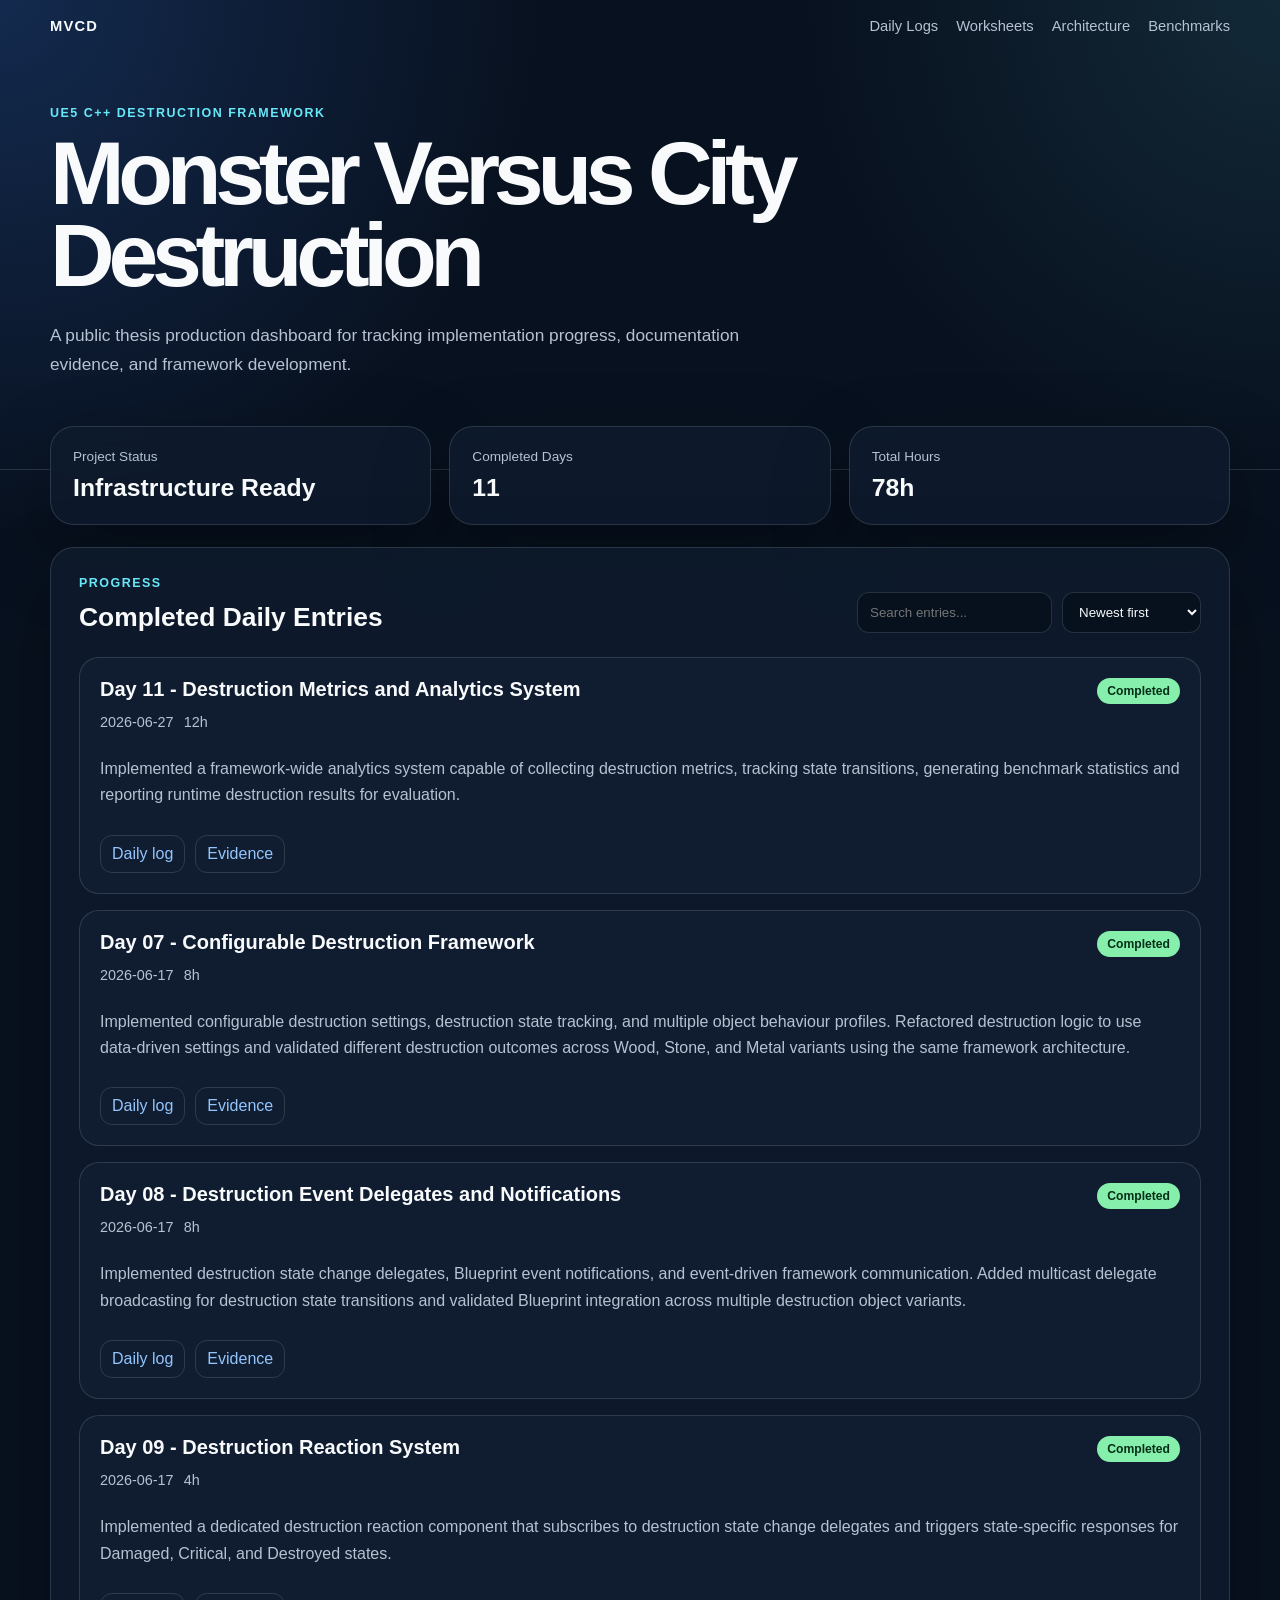
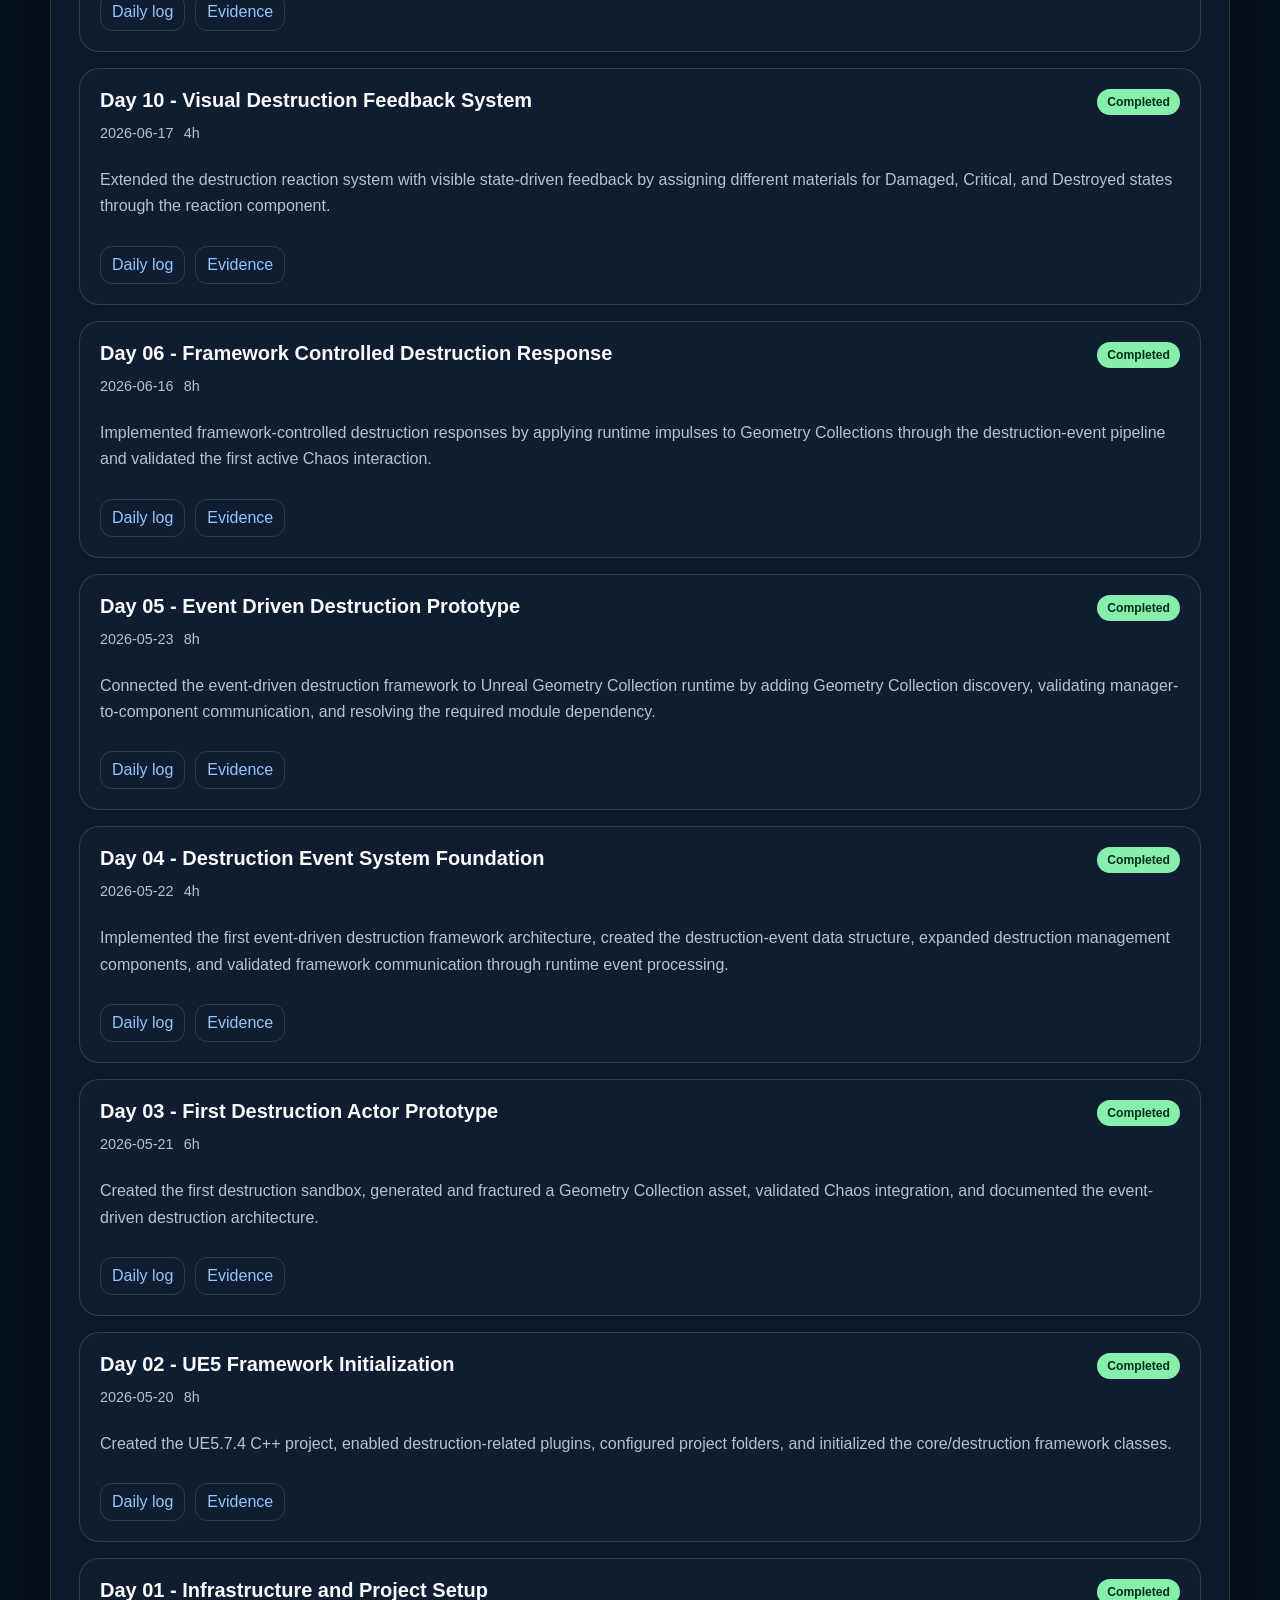
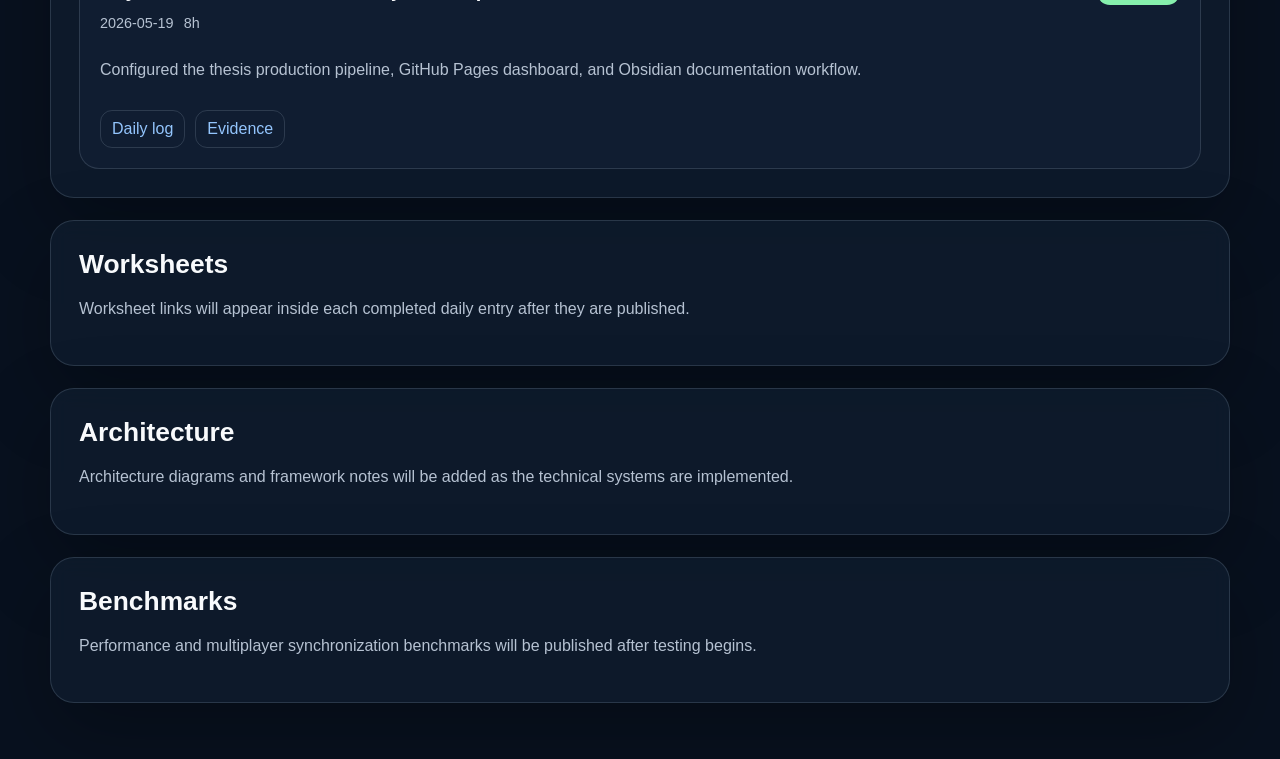
<file: docs/index.html>
<!DOCTYPE html>
<html lang="en">
<head>
  <meta charset="UTF-8" />
  <meta name="viewport" content="width=device-width, initial-scale=1.0" />
  <title>MVCD Thesis Dashboard</title>
  <link rel="stylesheet" href="style.css" />
</head>
<body>
  <header class="hero">
    <nav class="topbar">
      <span class="brand">MVCD</span>
      <a href="#logs">Daily Logs</a>
      <a href="#worksheets">Worksheets</a>
      <a href="#architecture">Architecture</a>
      <a href="#benchmarks">Benchmarks</a>
    </nav>

    <section class="hero-content">
      <p class="eyebrow">UE5 C++ Destruction Framework</p>
      <h1>Monster Versus City Destruction</h1>
      <p class="subtitle">A public thesis production dashboard for tracking implementation progress, documentation evidence, and framework development.</p>
    </section>
  </header>

  <main class="container">
    <section class="stats-grid">
      <article class="stat-card">
        <span class="stat-label">Project Status</span>
        <strong id="projectStatus">Loading...</strong>
      </article>
      <article class="stat-card">
        <span class="stat-label">Completed Days</span>
        <strong id="completedCount">0</strong>
      </article>
      <article class="stat-card">
        <span class="stat-label">Total Hours</span>
        <strong id="totalHours">0h</strong>
      </article>
    </section>

    <section id="logs" class="panel">
      <div class="section-head">
        <div>
          <p class="eyebrow">Progress</p>
          <h2>Completed Daily Entries</h2>
        </div>
        <div class="controls">
          <input id="searchInput" type="search" placeholder="Search entries..." />
          <select id="sortSelect">
            <option value="newest">Newest first</option>
            <option value="oldest">Oldest first</option>
            <option value="dayAsc">Day number ↑</option>
            <option value="dayDesc">Day number ↓</option>
            <option value="hoursDesc">Hours worked ↓</option>
          </select>
        </div>
      </div>

      <div id="dailyLogs" class="log-grid"></div>
    </section>

    <section id="worksheets" class="panel compact">
      <h2>Worksheets</h2>
      <p>Worksheet links will appear inside each completed daily entry after they are published.</p>
    </section>

    <section id="architecture" class="panel compact">
      <h2>Architecture</h2>
      <p>Architecture diagrams and framework notes will be added as the technical systems are implemented.</p>
    </section>

    <section id="benchmarks" class="panel compact">
      <h2>Benchmarks</h2>
      <p>Performance and multiplayer synchronization benchmarks will be published after testing begins.</p>
    </section>
  </main>

  <script src="main.js"></script>
</body>
</html>
</file>
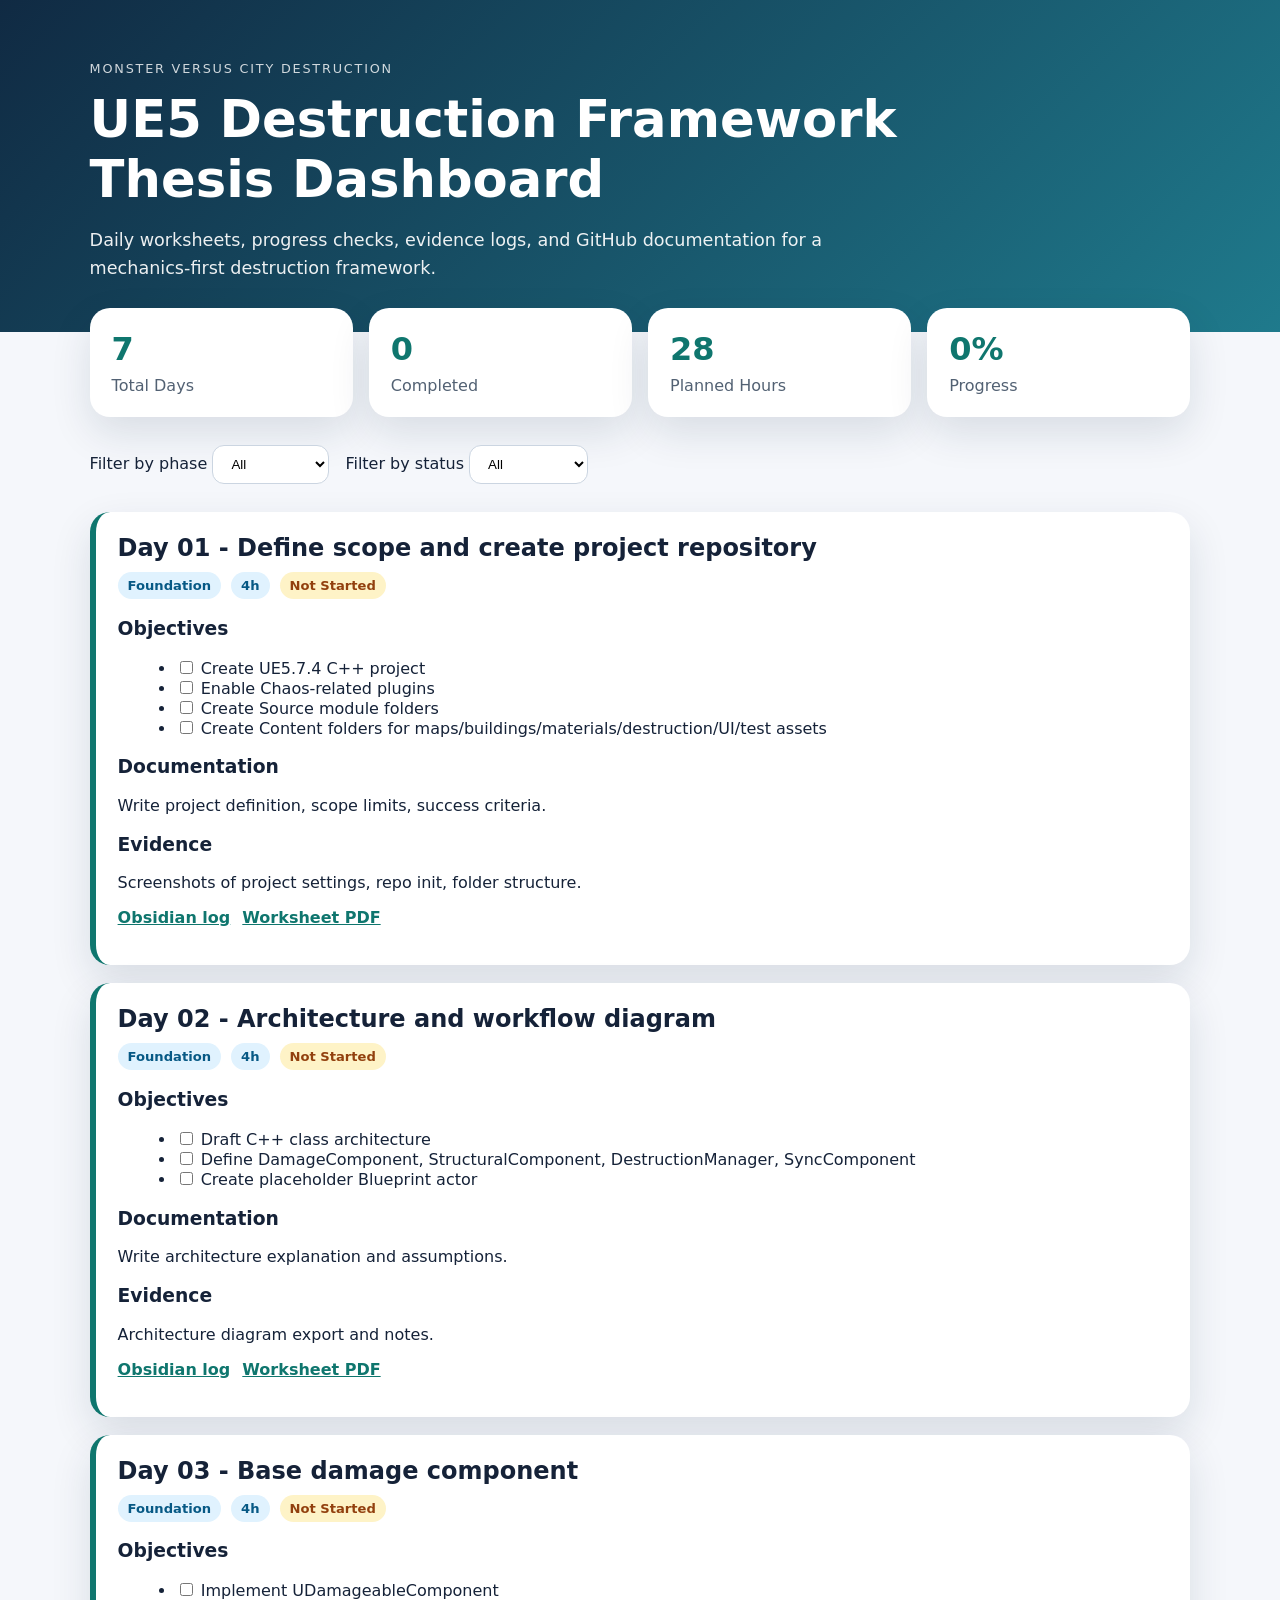
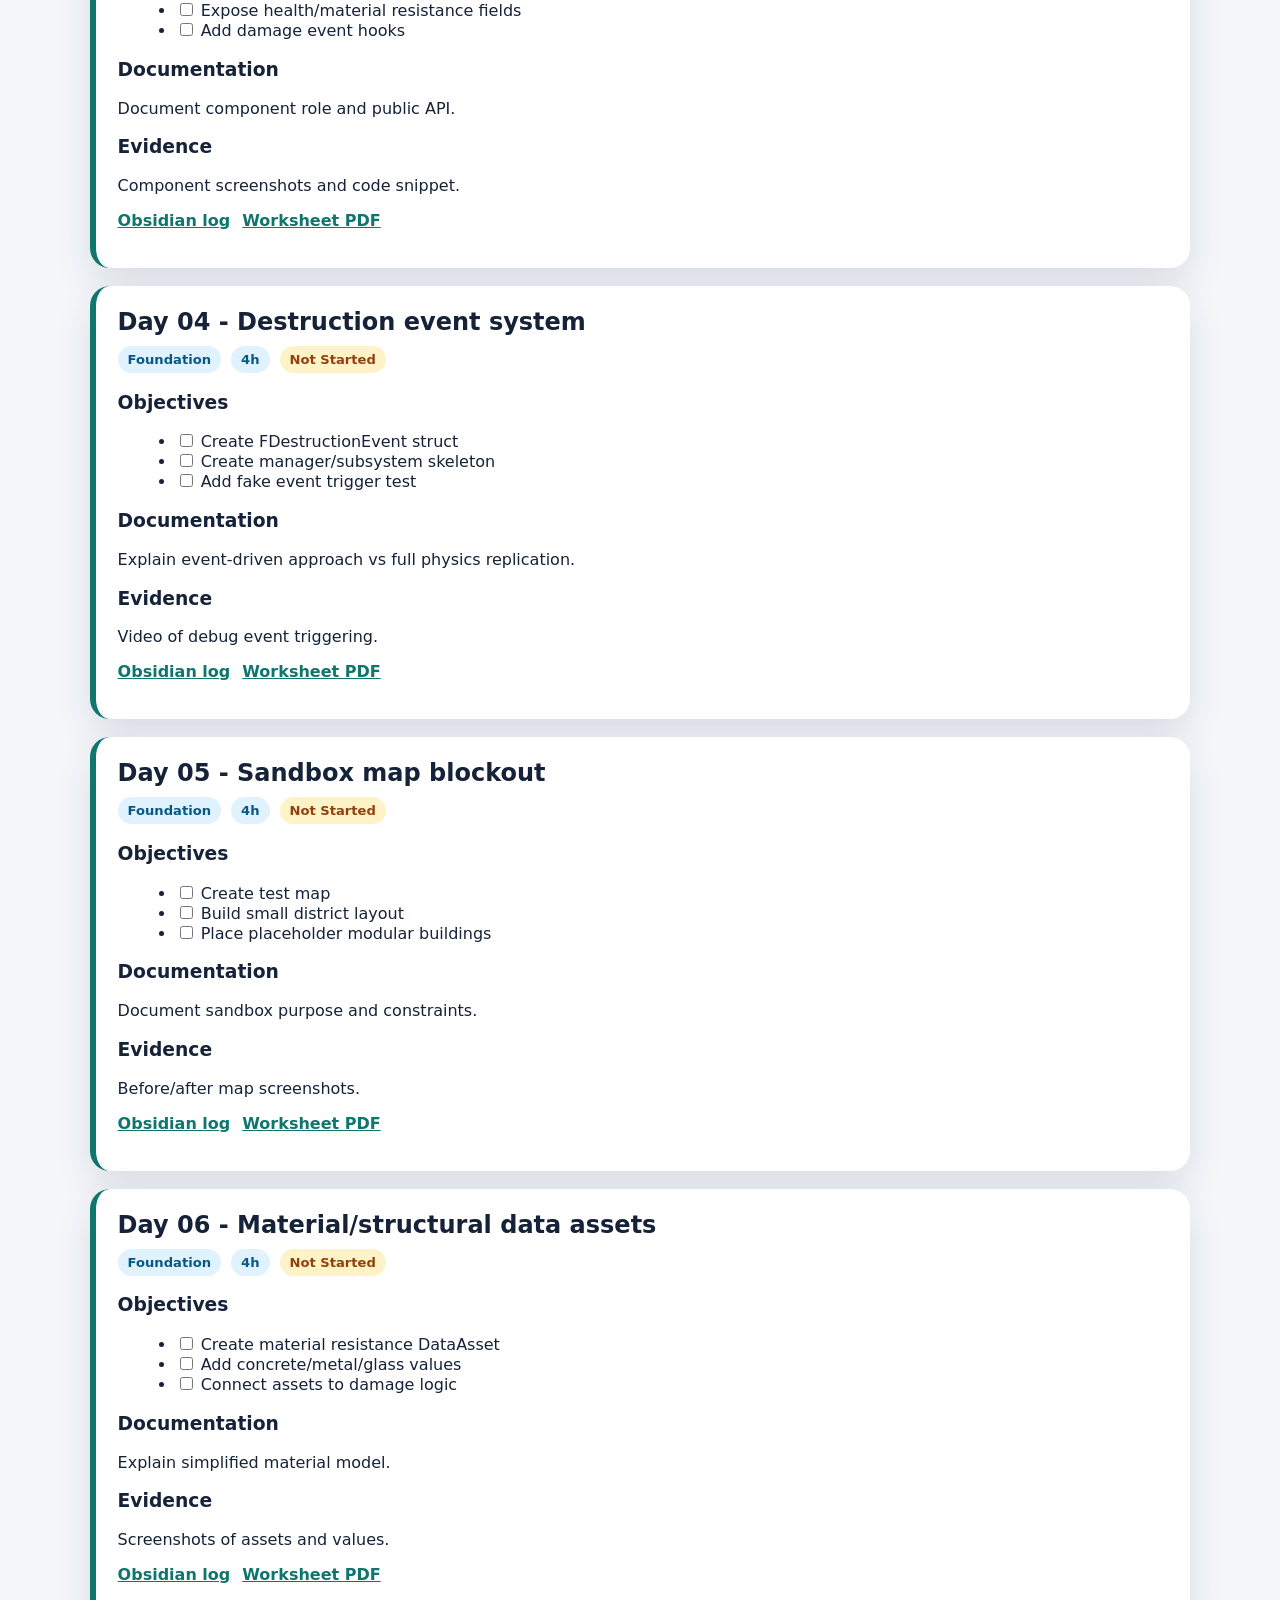
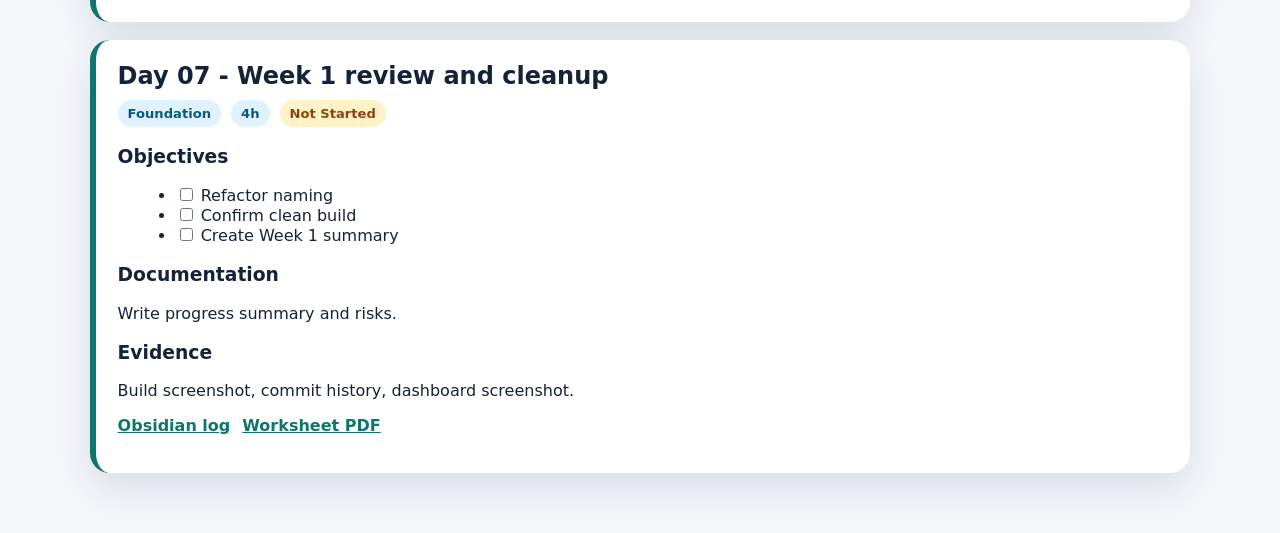
<file: Site/index.html>
<!doctype html>
<html lang="en">
<head>
  <meta charset="utf-8" />
  <meta name="viewport" content="width=device-width, initial-scale=1" />
  <title>Saber Thesis Dashboard</title>
  <link rel="stylesheet" href="assets/styles.css" />
</head>
<body>
  <header>
    <p class="eyebrow">Monster Versus City Destruction</p>
    <h1>UE5 Destruction Framework Thesis Dashboard</h1>
    <p class="subtitle">Daily worksheets, progress checks, evidence logs, and GitHub documentation for a mechanics-first destruction framework.</p>
  </header>
  <main>
    <section class="summary-grid">
      <article><span id="total-days">0</span><p>Total Days</p></article>
      <article><span id="done-days">0</span><p>Completed</p></article>
      <article><span id="hours">0</span><p>Planned Hours</p></article>
      <article><span id="progress">0%</span><p>Progress</p></article>
    </section>

    <section class="controls">
      <label>Filter by phase <select id="phase-filter"><option value="all">All</option></select></label>
      <label>Filter by status <select id="status-filter"><option value="all">All</option><option>Not Started</option><option>In Progress</option><option>Blocked</option><option>Done</option></select></label>
    </section>

    <section id="day-list" class="day-list"></section>
  </main>
  <script src="assets/app.js"></script>
</body>
</html>
</file>
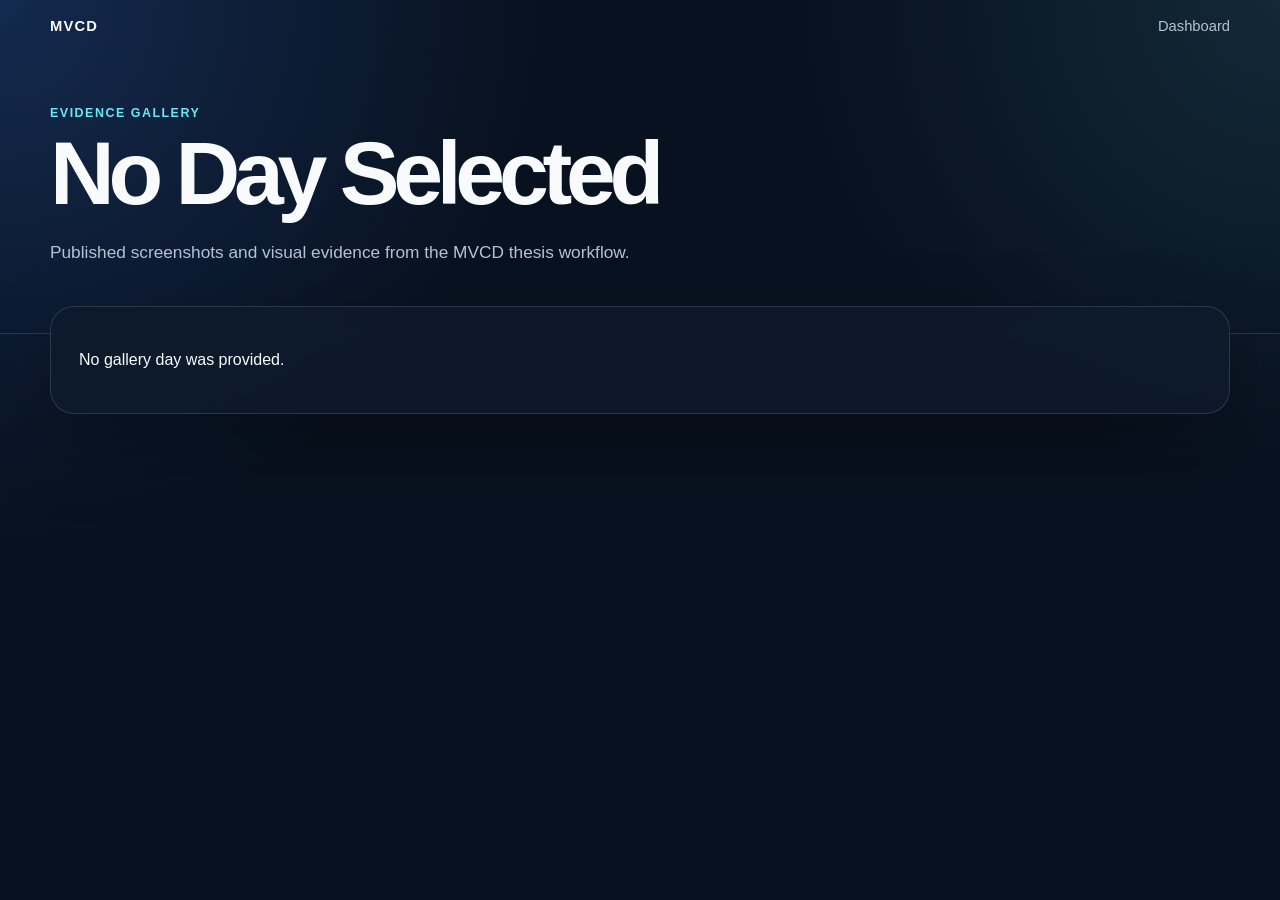
<file: docs/gallery.html>
<!DOCTYPE html>
<html lang="en">
<head>
  <meta charset="UTF-8" />
  <meta name="viewport" content="width=device-width, initial-scale=1.0" />
  <title>MVCD Evidence Gallery</title>
  <link rel="stylesheet" href="style.css" />
</head>
<body>
  <header class="hero document-hero">
    <nav class="topbar">
      <a class="brand" href="./index.html">MVCD</a>
      <a href="./index.html">Dashboard</a>
    </nav>
    <section class="hero-content">
      <p class="eyebrow">Evidence Gallery</p>
      <h1 id="galleryTitle">Loading Evidence...</h1>
      <p id="galleryDescription" class="subtitle">Published screenshots and visual evidence from the MVCD thesis workflow.</p>
    </section>
  </header>

  <main class="container document-container">
    <section id="galleryContent" class="panel gallery-panel">
      Loading gallery...
    </section>
  </main>

  <script src="gallery.js"></script>
</body>
</html>
</file>
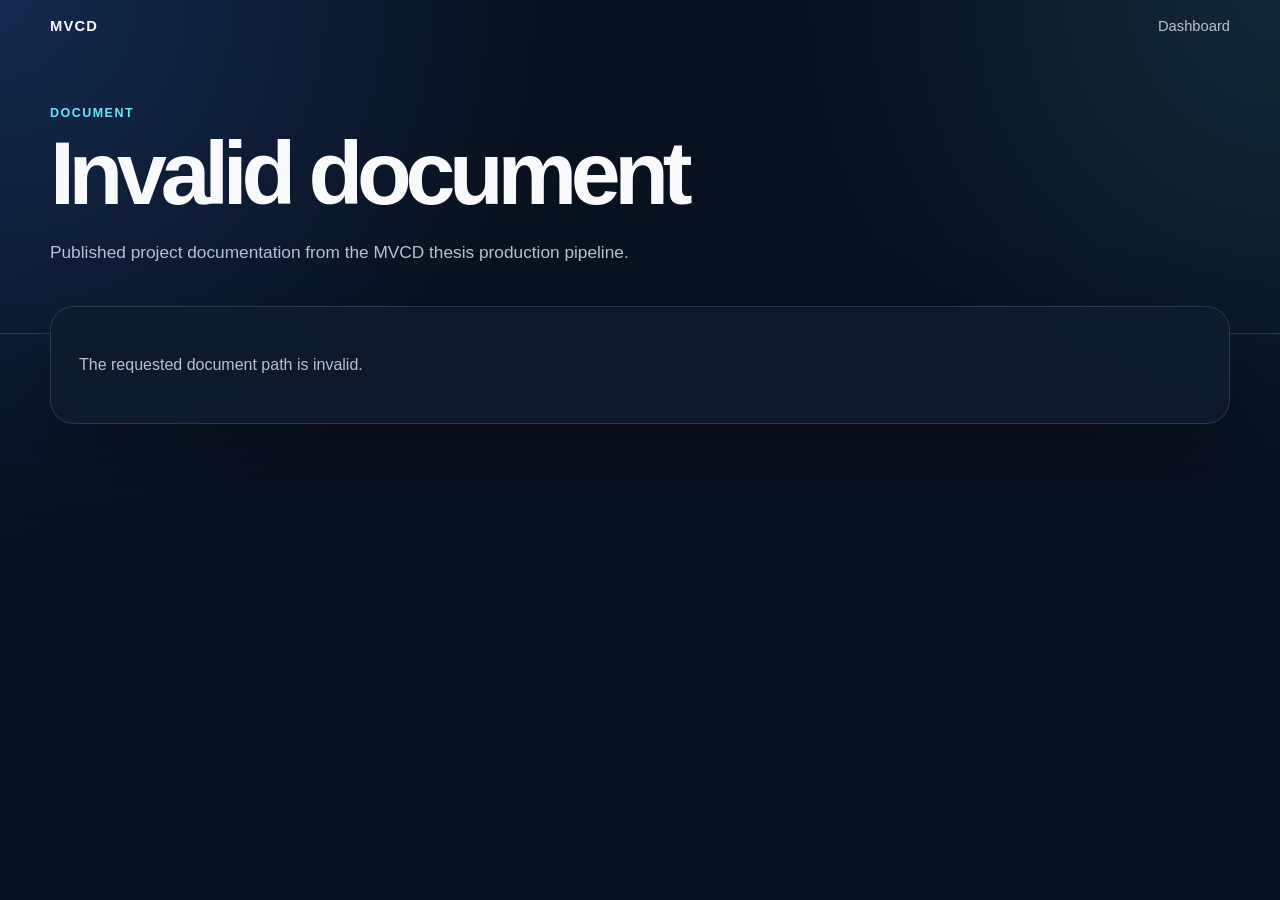
<file: docs/viewer.html>
<!DOCTYPE html>
<html lang="en">
<head>
  <meta charset="UTF-8" />
  <meta name="viewport" content="width=device-width, initial-scale=1.0" />
  <title>MVCD Document Viewer</title>
  <link rel="stylesheet" href="style.css" />
</head>
<body>
  <header class="hero document-hero">
    <nav class="topbar">
      <a class="brand" href="./index.html">MVCD</a>
      <a href="./index.html">Dashboard</a>
    </nav>
    <section class="hero-content">
      <p id="docType" class="eyebrow">Document</p>
      <h1 id="docTitle">Loading...</h1>
      <p class="subtitle">Published project documentation from the MVCD thesis production pipeline.</p>
    </section>
  </header>
  <main class="container document-container">
    <article id="documentContent" class="panel markdown-body">Loading document...</article>
  </main>
  <script src="viewer.js"></script>
</body>
</html>
</file>
<file: docs/style.css>
:root {
  color-scheme: dark;
  --bg: #08111f;
  --bg-soft: #0f1b2d;
  --panel: rgba(15, 27, 45, 0.86);
  --panel-solid: #101d31;
  --line: rgba(148, 163, 184, 0.22);
  --text: #f8fafc;
  --muted: #b6c2d2;
  --accent: #67e8f9;
  --accent-2: #93c5fd;
  --ok: #86efac;
}

* { box-sizing: border-box; }

html { scroll-behavior: smooth; }

body {
  margin: 0;
  min-height: 100vh;
  background:
    radial-gradient(circle at top left, rgba(59,130,246,0.22), transparent 34rem),
    radial-gradient(circle at top right, rgba(103,232,249,0.11), transparent 30rem),
    var(--bg);
  color: var(--text);
  font-family: Inter, Segoe UI, Arial, sans-serif;
}

a { color: inherit; text-decoration: none; }

.hero {
  border-bottom: 1px solid var(--line);
  padding: 18px 24px 72px;
}

.topbar {
  width: min(1180px, 100%);
  margin: 0 auto;
  display: flex;
  align-items: center;
  gap: 18px;
  color: var(--muted);
  font-size: 0.92rem;
}

.topbar a:hover { color: var(--accent); }

.brand {
  margin-right: auto;
  color: var(--text);
  font-weight: 800;
  letter-spacing: 0.08em;
}

.hero-content {
  width: min(1180px, 100%);
  margin: 72px auto 0;
}

.eyebrow {
  margin: 0 0 12px;
  color: var(--accent);
  text-transform: uppercase;
  letter-spacing: 0.12em;
  font-size: 0.78rem;
  font-weight: 800;
}

h1 {
  max-width: 1040px;
  margin: 0;
  font-size: clamp(3rem, 7vw, 6.5rem);
  line-height: 0.92;
  letter-spacing: -0.07em;
}

.subtitle {
  max-width: 760px;
  margin-top: 24px;
  color: var(--muted);
  line-height: 1.7;
  font-size: 1.08rem;
}

.container {
  width: min(1180px, calc(100% - 32px));
  margin: -44px auto 56px;
  display: grid;
  gap: 22px;
}

.stats-grid {
  display: grid;
  grid-template-columns: repeat(3, 1fr);
  gap: 18px;
}

.stat-card,
.panel {
  background: var(--panel);
  border: 1px solid var(--line);
  border-radius: 24px;
  box-shadow: 0 30px 80px rgba(0,0,0,0.28);
  backdrop-filter: blur(10px);
}

.stat-card {
  padding: 22px;
}

.stat-label {
  display: block;
  color: var(--muted);
  font-size: 0.85rem;
  margin-bottom: 10px;
}

.stat-card strong {
  font-size: 1.55rem;
}

.panel {
  padding: 28px;
}

.compact p {
  color: var(--muted);
  line-height: 1.6;
}

.section-head {
  display: flex;
  justify-content: space-between;
  gap: 18px;
  align-items: end;
  margin-bottom: 24px;
}

h2 {
  margin: 0;
  font-size: 1.65rem;
}

.controls {
  display: flex;
  gap: 10px;
  flex-wrap: wrap;
}

input, select {
  background: #07101d;
  color: var(--text);
  border: 1px solid var(--line);
  border-radius: 12px;
  padding: 11px 12px;
  outline: none;
}

input:focus, select:focus {
  border-color: var(--accent);
}

.log-grid {
  display: grid;
  gap: 16px;
}

.empty {
  border: 1px dashed var(--line);
  border-radius: 18px;
  padding: 22px;
  color: var(--muted);
  background: rgba(8, 17, 31, 0.5);
}

.day-card {
  display: grid;
  gap: 10px;
  padding: 20px;
  border-radius: 20px;
  background: var(--panel-solid);
  border: 1px solid var(--line);
}

.day-card header {
  display: flex;
  justify-content: space-between;
  gap: 16px;
  align-items: start;
}

.day-card h3 {
  margin: 0;
  font-size: 1.25rem;
}

.badge {
  color: #052e16;
  background: var(--ok);
  padding: 6px 10px;
  border-radius: 999px;
  font-size: 0.76rem;
  font-weight: 800;
  white-space: nowrap;
}

.meta {
  display: flex;
  flex-wrap: wrap;
  gap: 10px;
  color: var(--muted);
  font-size: 0.9rem;
}

.summary {
  color: var(--muted);
  line-height: 1.65;
}

.links {
  display: flex;
  gap: 10px;
  flex-wrap: wrap;
}

.links a {
  border: 1px solid var(--line);
  border-radius: 12px;
  padding: 9px 11px;
  color: var(--accent-2);
}

.links a:hover {
  border-color: var(--accent);
  color: var(--accent);
}

@media (max-width: 760px) {
  .stats-grid { grid-template-columns: 1fr; }
  .section-head { align-items: start; flex-direction: column; }
  .topbar { flex-wrap: wrap; }
}


/* Document viewer */
.document-hero { padding-bottom: 48px; }
.document-container { margin-top: -28px; }
.markdown-body { line-height: 1.75; }
.markdown-body h1 {
  font-size: 2rem;
  letter-spacing: -0.03em;
  margin: 0 0 20px;
}
.markdown-body h2 {
  margin-top: 32px;
  padding-top: 20px;
  border-top: 1px solid var(--line);
  color: var(--text);
}
.markdown-body h3 {
  margin-top: 24px;
  color: var(--accent-2);
}
.markdown-body p,
.markdown-body li {
  color: var(--muted);
}
.markdown-body ul {
  padding-left: 0;
  list-style: none;
}
.task-list li {
  display: flex;
  align-items: flex-start;
  gap: 10px;
  margin: 10px 0;
  background: rgba(8, 17, 31, 0.42);
  border: 1px solid var(--line);
  border-radius: 12px;
  padding: 10px 12px;
}
.task-list li.done { color: var(--text); }
.check {
  display: inline-grid;
  place-items: center;
  flex: 0 0 22px;
  height: 22px;
  border: 1px solid var(--line);
  border-radius: 6px;
  color: #052e16;
  background: transparent;
  font-weight: 900;
}
.done .check {
  background: var(--ok);
  border-color: var(--ok);
}
.markdown-body pre {
  overflow-x: auto;
  padding: 16px;
  border-radius: 14px;
  background: #020617;
  border: 1px solid var(--line);
}
.markdown-body code {
  background: #020617;
  border: 1px solid var(--line);
  padding: 2px 6px;
  border-radius: 6px;
}


/* Auto Evidence Gallery */
.gallery-panel {
  padding: 28px;
}

.evidence-grid {
  display: grid;
  grid-template-columns: repeat(auto-fit, minmax(320px, 1fr));
  gap: 22px;
}

.evidence-card {
  background: #020617;
  border: 1px solid var(--line);
  border-radius: 20px;
  overflow: hidden;
}

.evidence-card img {
  width: 100%;
  display: block;
  aspect-ratio: 16 / 10;
  object-fit: cover;
  transition: transform 0.2s ease;
}

.evidence-card a:hover img {
  transform: scale(1.02);
}

.evidence-caption {
  padding: 14px 16px;
  color: var(--muted);
  line-height: 1.5;
}
</file>
<file: Site/assets/styles.css>
:root { font-family: Inter, system-ui, -apple-system, BlinkMacSystemFont, "Segoe UI", sans-serif; color: #152238; background: #f5f7fb; }
* { box-sizing: border-box; }
body { margin: 0; }
header { padding: 48px 7vw 32px; background: linear-gradient(135deg,#102a43,#1f7a8c); color: white; }
h1 { margin: 0; font-size: clamp(2rem,4vw,4rem); max-width: 980px; }
.eyebrow { letter-spacing: .14em; text-transform: uppercase; font-size: .8rem; opacity: .8; }
.subtitle { max-width: 780px; font-size: 1.1rem; line-height: 1.6; opacity: .92; }
main { padding: 28px 7vw 60px; }
.summary-grid { display: grid; grid-template-columns: repeat(auto-fit,minmax(160px,1fr)); gap: 16px; margin-top: -52px; }
.summary-grid article, .day-card { background: white; border-radius: 20px; padding: 22px; box-shadow: 0 16px 40px rgba(16,42,67,.12); }
.summary-grid span { font-size: 2rem; font-weight: 800; color: #0f766e; }
.summary-grid p { margin: 8px 0 0; color: #526173; }
.controls { display: flex; gap: 16px; flex-wrap: wrap; margin: 28px 0; }
select { padding: 10px 14px; border-radius: 12px; border: 1px solid #cbd5e1; background: white; }
.day-list { display: grid; gap: 18px; }
.day-card { border-left: 6px solid #0f766e; }
.day-card h2 { margin: 0 0 6px; }
.meta { display: flex; gap: 10px; flex-wrap: wrap; margin: 10px 0 16px; }
.badge { background: #e0f2fe; color: #075985; padding: 6px 10px; border-radius: 999px; font-size: .82rem; font-weight: 700; }
.badge.status { background: #fef3c7; color: #92400e; }
.badge.done { background: #dcfce7; color: #166534; }
ul { margin: 8px 0 0 18px; }
.links a { display: inline-block; margin-right: 12px; color: #0f766e; font-weight: 700; }
</file>
